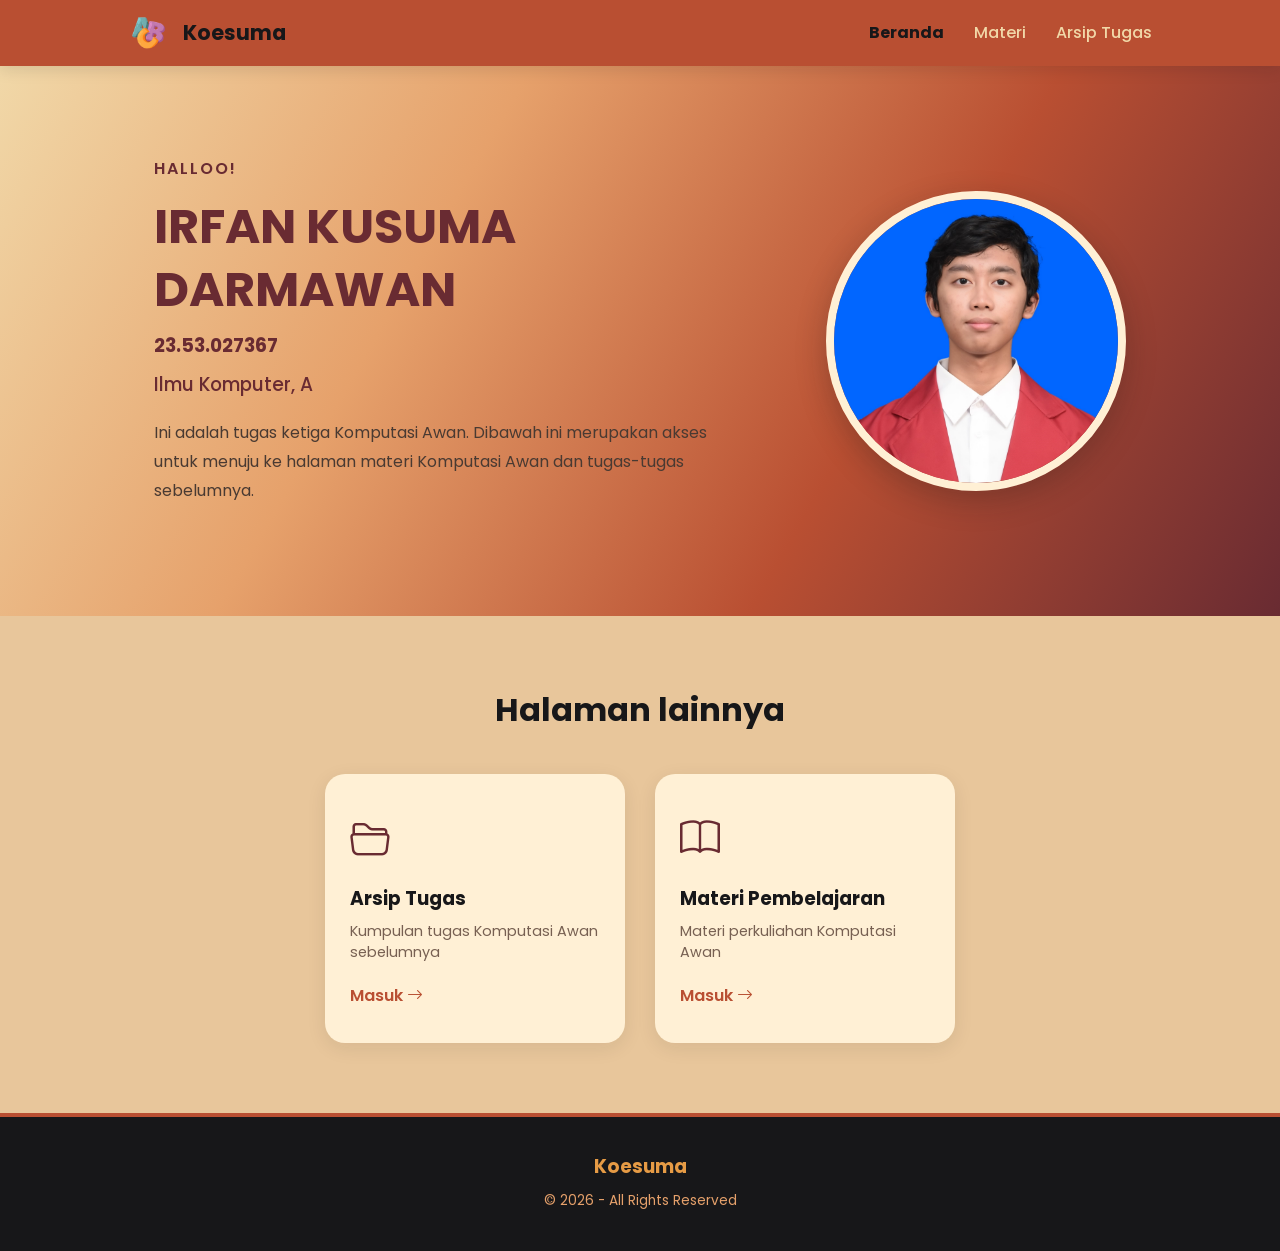
<file: index.html>
<!DOCTYPE html>
<html lang="id">

<head>
    <meta charset="UTF-8">
    <meta name="viewport" content="width=device-width, initial-scale=1.0">

    <title>Beranda</title>

    <link href="https://fonts.googleapis.com/css2?family=Poppins:wght@300;400;500;600;700;800&display=swap" rel="stylesheet">

    <link rel="stylesheet" href="https://cdn.jsdelivr.net/npm/bootstrap-icons@1.13.1/font/bootstrap-icons.min.css">

    <link rel="stylesheet" href="assets/CSS/index.css">
</head>

<body>

    <!-- NAVBAR -->
    <header>
        <a href="index.html" class="logo">
            <img src="assets/IMG/logo.png" alt="Logo">
            <span>Koesuma</span>
        </a>

        <nav class="navbar">
            <a href="index.html" class="active"><b>Beranda</b></a>
            <a href="materi.html">Materi</a>
            <a href="portofolio.html">Arsip Tugas</a>
        </nav>
    </header>

    <!-- PROFILE -->
    <section class="hero">

        <div class="hero-text">
            <p class="greeting">HALLOO!</p>

            <h1>
                <span>IRFAN KUSUMA DARMAWAN</span>
            </h1>

            <h3><b>23.53.027367</b></h3>
            <h3>Ilmu Komputer, A</h3>

            <p class="description">
                Ini adalah tugas ketiga Komputasi Awan. Dibawah ini merupakan 
                akses untuk menuju ke halaman materi Komputasi Awan dan tugas-tugas sebelumnya. 
            </p>
        </div>

        <div class="hero-image">
            <img src="assets/IMG/profile.jpg" alt="Foto Profil">
        </div>

    </section>

    <!-- HALAMAN LAINNYA -->
    <section class="pages" id="halaman">

        <h2>Halaman lainnya</h2>

        <div class="page-container">

            <a href="portofolio.html" class="page-card">
                <i class="bi bi-folder2-open"></i>
                <h3>Arsip Tugas</h3>
                <p>Kumpulan tugas Komputasi Awan sebelumnya</p>
                <span>Masuk <i class="bi bi-arrow-right"></i></span>
            </a>

            <a href="materi.html" class="page-card">
                <i class="bi bi-book"></i>
                <h3>Materi Pembelajaran</h3>
                <p>Materi perkuliahan Komputasi Awan</p>
                <span>Masuk <i class="bi bi-arrow-right"></i></span>
            </a>

        </div>

    </section>

    <!-- FOOTER -->
    <footer>
        <h3>Koesuma</h3>
        <p>© 2026 - All Rights Reserved</p>
    </footer>

</body>
</html>
</file>
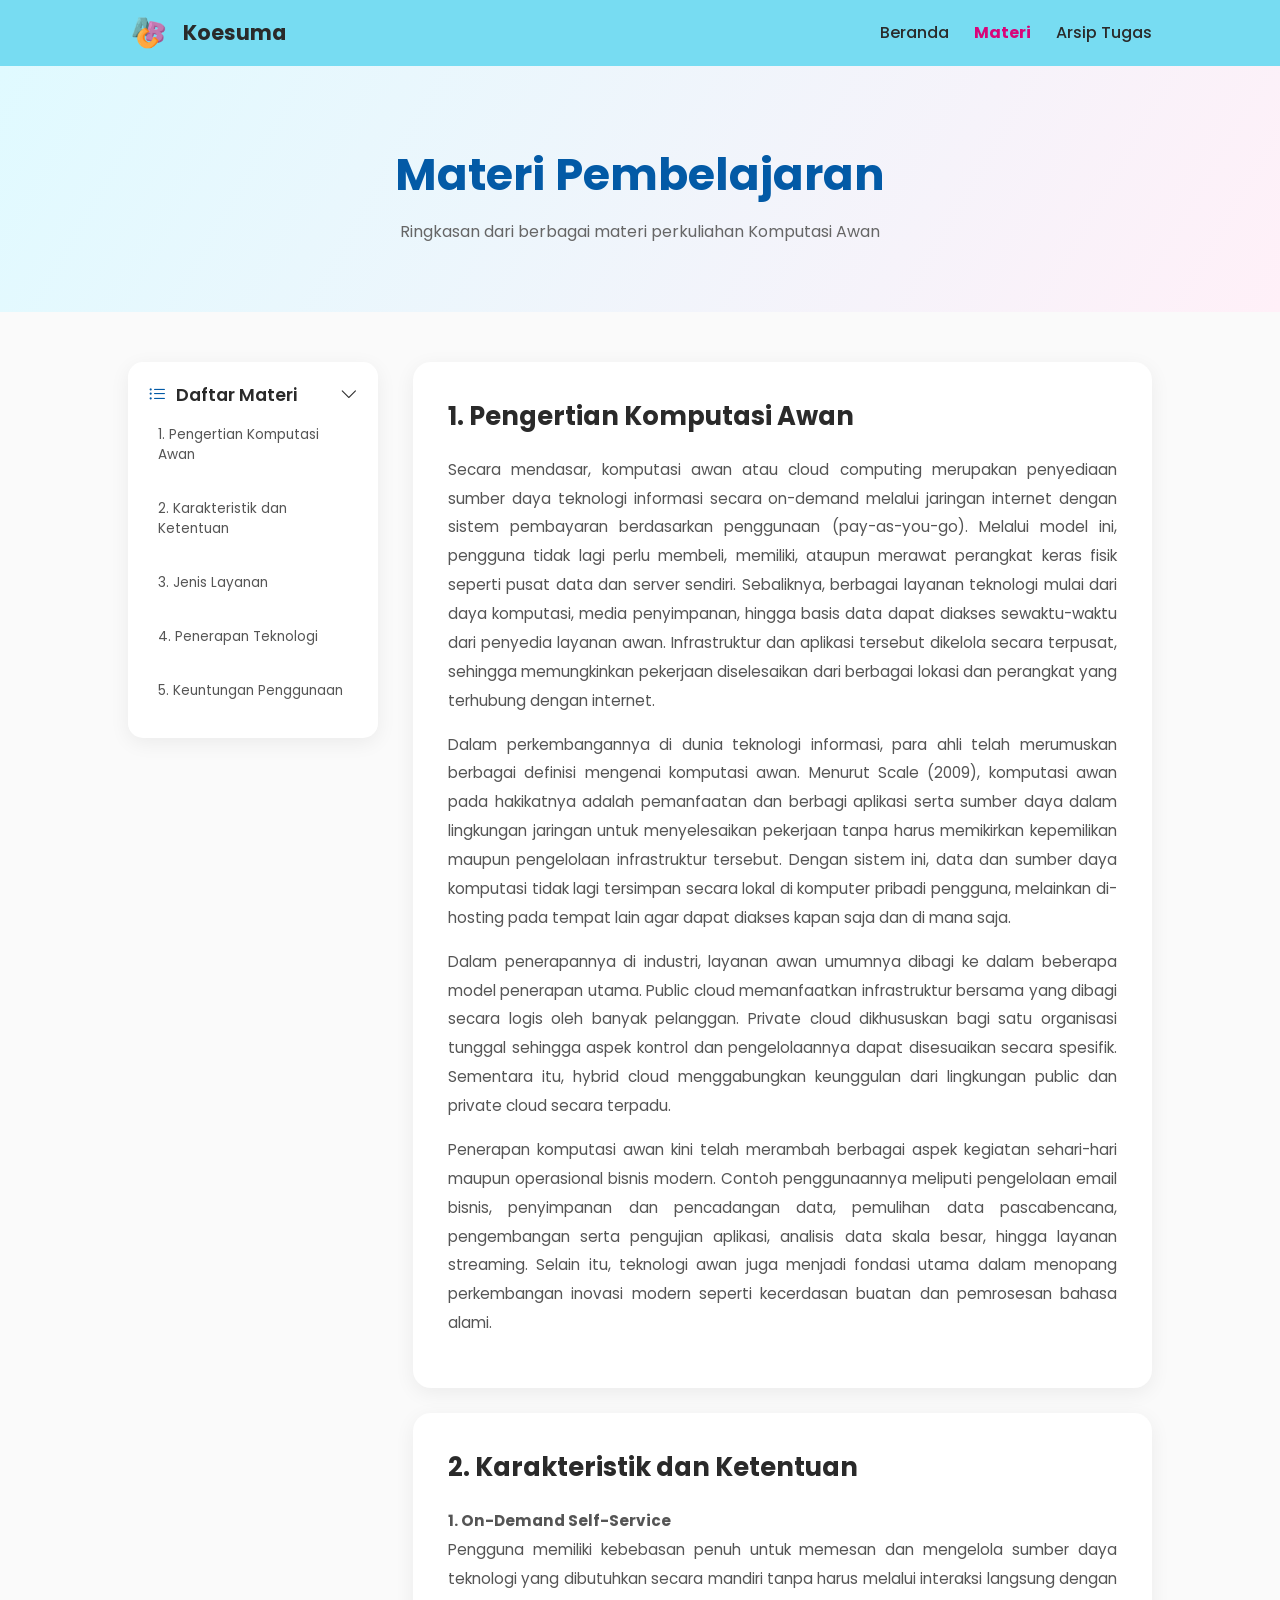
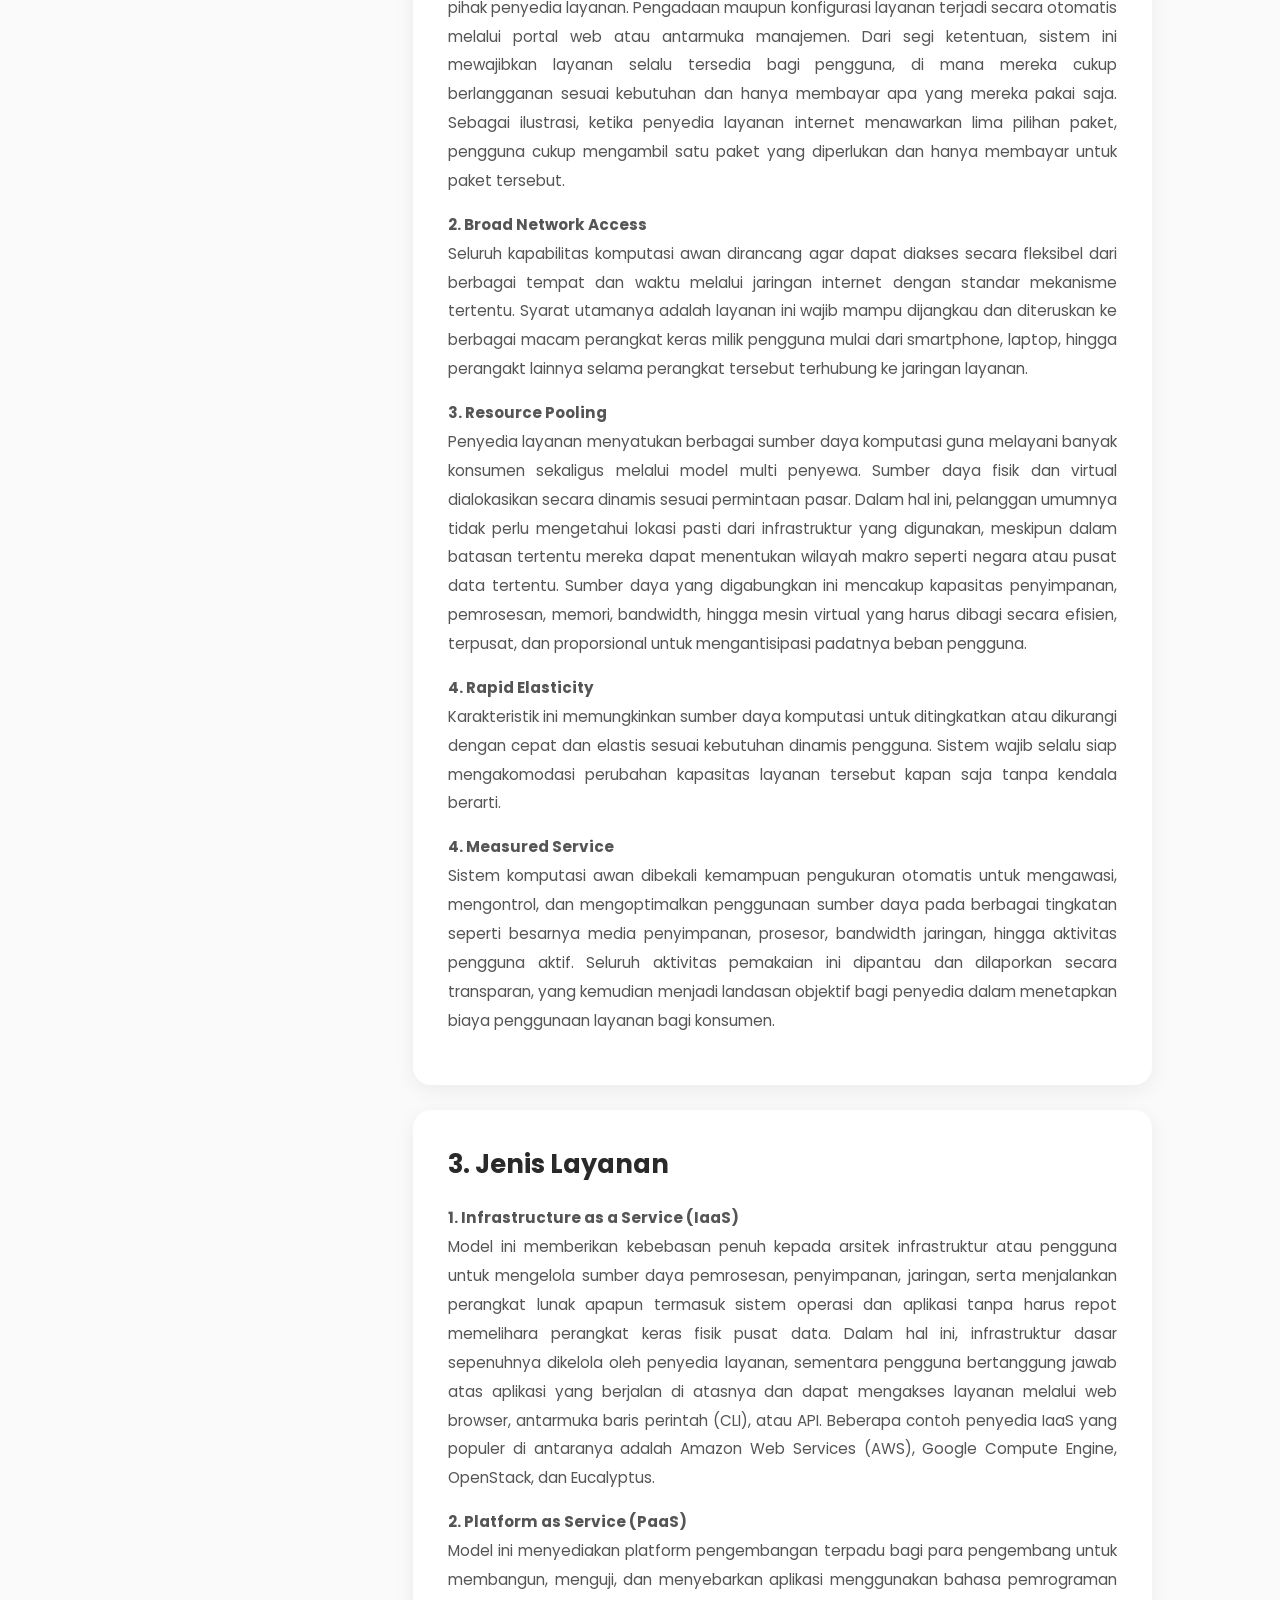
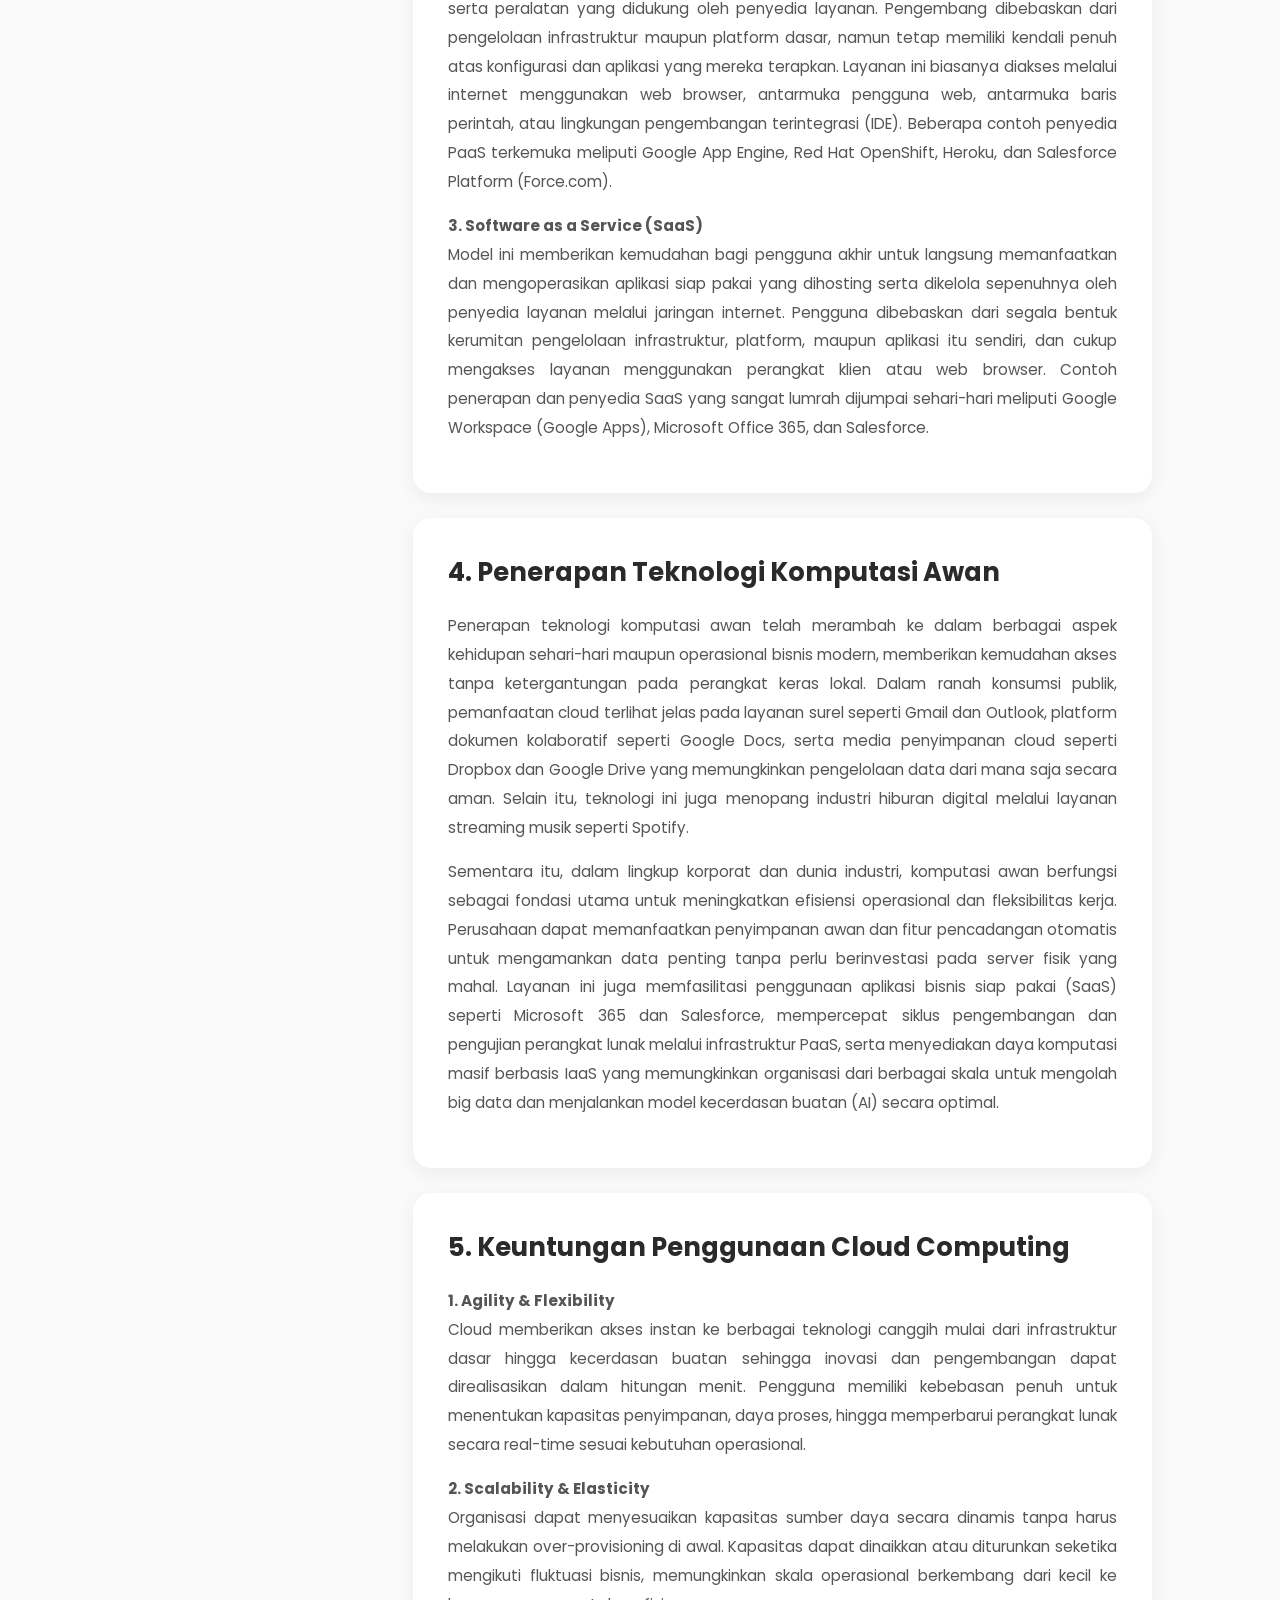
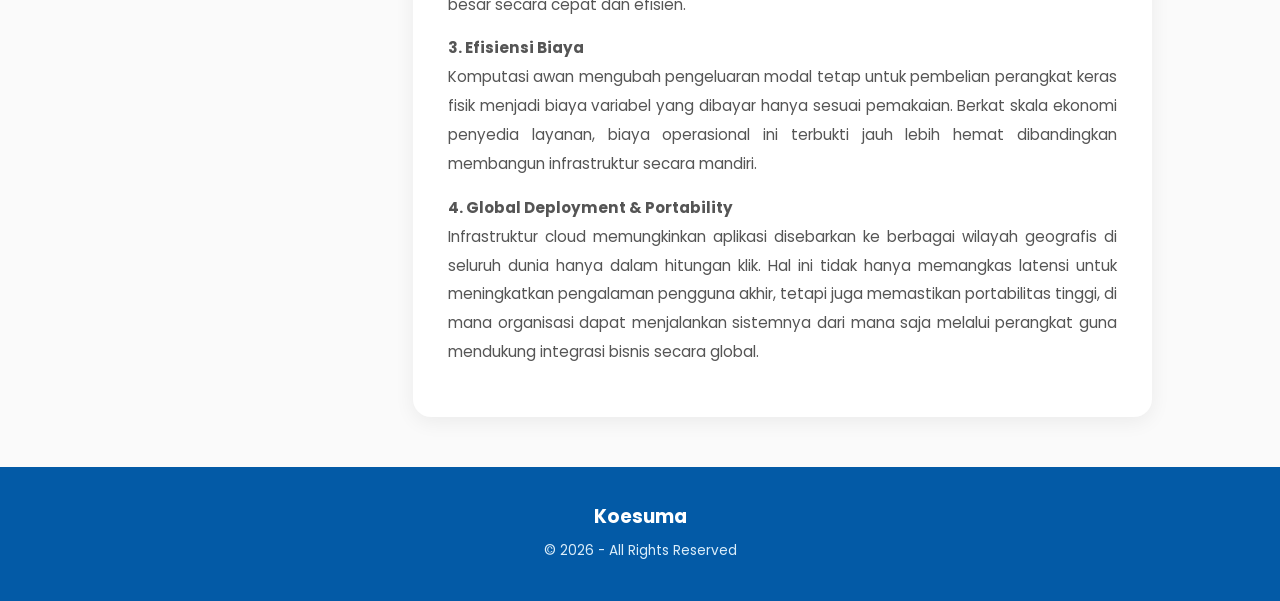
<file: materi.html>
<!DOCTYPE html>
<html lang="id">

<head>
    <meta charset="UTF-8">
    <meta name="viewport" content="width=device-width, initial-scale=1.0">

    <title>Materi</title>

    <link href="https://fonts.googleapis.com/css2?family=Poppins:wght@300;400;500;600;700;800&display=swap" rel="stylesheet">

    <link rel="stylesheet" href="https://cdn.jsdelivr.net/npm/bootstrap-icons@1.13.1/font/bootstrap-icons.min.css">

    <link rel="stylesheet" href="assets/CSS/materi.css">

    <script src="assets/JS/materi.js" defer></script>
</head>

<body>

    <!-- NAVBAR -->
    <header>
        <a href="index.html" class="logo">
            <img src="assets/IMG/logo.png" alt="Logo">
            <span>Koesuma</span>
        </a>

        <nav class="navbar">
            <a href="index.html">Beranda</a>
            <a href="materi.html"  class="active"><b>Materi</b></a>
            <a href="portofolio.html">Arsip Tugas</a>
        </nav>
        
    </header>

    <section class="materi-hero">

        <h1 style="color: #035aa6 ;">Materi Pembelajaran</h1>

        <p>
            Ringkasan dari berbagai materi perkuliahan Komputasi Awan
        </p>

    </section>

    <!-- PAGE -->
    <main class="materi-container">

        <!-- DAFTAR ISI -->
        <aside class="materi-sidebar">

            <button class="sidebar-toggle" id="sidebarToggle">
                <span>
                    <i class="bi bi-list-ul"></i>
                    Daftar Materi
                </span>

                <i class="bi bi-chevron-down arrow"></i>
            </button>

            <div class="sidebar-content" id="sidebarContent">

                <a href="#1">1. Pengertian Komputasi Awan</a>
                <a href="#2">2. Karakteristik dan Ketentuan</a>
                <a href="#3">3. Jenis Layanan</a>
                <a href="#4">4. Penerapan Teknologi</a>
                <a href="#5">5. Keuntungan Penggunaan</a>

            </div>

        </aside>

        <!-- ISI MATERI -->
        <div class="materi-content">

            <!-- MATERI 1 -->
            <article class="materi-card" id="1">

                <h2>1. Pengertian Komputasi Awan</h2>

                <p>
                    Secara mendasar, komputasi awan atau cloud computing merupakan penyediaan sumber daya teknologi informasi secara on-demand melalui jaringan internet 
                    dengan sistem pembayaran berdasarkan penggunaan (pay-as-you-go). Melalui model ini, pengguna tidak lagi perlu membeli, memiliki, ataupun merawat 
                    perangkat keras fisik seperti pusat data dan server sendiri. Sebaliknya, berbagai layanan teknologi mulai 
                    dari daya komputasi, media penyimpanan, hingga basis data dapat diakses sewaktu-waktu dari penyedia layanan awan. 
                    Infrastruktur dan aplikasi tersebut dikelola secara terpusat, sehingga memungkinkan pekerjaan diselesaikan dari berbagai lokasi dan perangkat yang terhubung dengan internet.
                </p>

                <p>
                    Dalam perkembangannya di dunia teknologi informasi, para ahli telah merumuskan berbagai definisi mengenai komputasi awan. Menurut Scale (2009), komputasi awan pada hakikatnya adalah pemanfaatan dan berbagi aplikasi serta 
                    sumber daya dalam lingkungan jaringan untuk menyelesaikan pekerjaan tanpa harus memikirkan kepemilikan maupun pengelolaan infrastruktur tersebut. Dengan sistem ini, data dan sumber daya komputasi tidak lagi tersimpan secara 
                    lokal di komputer pribadi pengguna, melainkan di-hosting pada tempat lain agar dapat diakses kapan saja dan di mana saja.
                </p>

                <p>
                    Dalam penerapannya di industri, layanan awan umumnya dibagi ke dalam beberapa model penerapan utama. Public cloud memanfaatkan infrastruktur bersama yang dibagi secara logis oleh banyak pelanggan. 
                    Private cloud dikhususkan bagi satu organisasi tunggal sehingga aspek kontrol 
                    dan pengelolaannya dapat disesuaikan secara spesifik. Sementara itu, hybrid cloud menggabungkan keunggulan dari lingkungan public dan private cloud secara terpadu.
                </p>

                <p>
                    Penerapan komputasi awan kini telah merambah berbagai aspek kegiatan sehari-hari maupun operasional bisnis modern. Contoh penggunaannya meliputi pengelolaan email bisnis, 
                    penyimpanan dan pencadangan data, pemulihan data pascabencana, pengembangan serta pengujian aplikasi, analisis data skala besar, hingga layanan streaming. 
                    Selain itu, teknologi awan juga menjadi fondasi utama dalam menopang perkembangan inovasi modern seperti kecerdasan buatan dan pemrosesan bahasa alami.
                </p>

            </article>

            <!-- MATERI 2 -->
            <article class="materi-card" id="2">

                <h2>2. Karakteristik dan Ketentuan</h2>

                <p>
                    <b>1. On-Demand Self-Service</b>
                    <br>
                    Pengguna memiliki kebebasan penuh untuk memesan dan mengelola sumber daya teknologi yang dibutuhkan secara mandiri tanpa harus melalui interaksi langsung dengan pihak penyedia layanan. 
                    Pengadaan maupun konfigurasi layanan terjadi secara otomatis melalui portal web atau antarmuka manajemen. Dari segi ketentuan, sistem ini mewajibkan layanan selalu tersedia bagi pengguna,
                    di mana mereka cukup berlangganan sesuai kebutuhan dan hanya membayar apa yang mereka pakai saja. Sebagai ilustrasi, ketika penyedia layanan internet menawarkan lima pilihan paket, 
                    pengguna cukup mengambil satu paket yang diperlukan dan hanya membayar untuk paket tersebut.
                </p>

                <p>
                    <b>2. Broad Network Access</b>
                    <br>
                    Seluruh kapabilitas komputasi awan dirancang agar dapat diakses secara fleksibel dari berbagai tempat dan waktu melalui jaringan internet dengan standar mekanisme tertentu. Syarat utamanya 
                    adalah layanan ini wajib mampu dijangkau dan diteruskan ke berbagai macam perangkat keras milik pengguna mulai dari smartphone, laptop, hingga perangakt lainnya selama perangkat tersebut terhubung ke jaringan layanan.
                </p>

                <p>
                    <b>3. Resource Pooling</b>
                    <br>
                    Penyedia layanan menyatukan berbagai sumber daya komputasi guna melayani banyak konsumen sekaligus melalui model multi penyewa. Sumber daya fisik dan virtual dialokasikan secara dinamis sesuai permintaan pasar. 
                    Dalam hal ini, pelanggan umumnya tidak perlu mengetahui lokasi pasti dari infrastruktur yang digunakan, meskipun dalam batasan tertentu mereka dapat menentukan wilayah makro seperti negara atau pusat data tertentu. 
                    Sumber daya yang digabungkan ini mencakup kapasitas penyimpanan, pemrosesan, memori, bandwidth, hingga mesin virtual yang harus dibagi secara efisien, terpusat, dan proporsional untuk mengantisipasi padatnya beban pengguna.
                </p>
                
                <p>
                    <b>4. Rapid Elasticity</b>
                    <br>
                    Karakteristik ini memungkinkan sumber daya komputasi untuk ditingkatkan atau dikurangi dengan cepat dan elastis sesuai kebutuhan dinamis pengguna. Sistem wajib selalu siap mengakomodasi perubahan kapasitas layanan tersebut kapan saja tanpa kendala berarti.
                </p>

                <p>
                    <b>4. Measured Service</b>
                    <br>
                    Sistem komputasi awan dibekali kemampuan pengukuran otomatis untuk mengawasi, mengontrol, dan mengoptimalkan penggunaan sumber daya pada berbagai tingkatan seperti besarnya media penyimpanan, prosesor, bandwidth jaringan, hingga aktivitas pengguna aktif. 
                    Seluruh aktivitas pemakaian ini dipantau dan dilaporkan secara transparan, yang kemudian menjadi landasan objektif bagi penyedia dalam menetapkan biaya penggunaan layanan bagi konsumen.    
                </p>

            </article>

            <!-- MATERI 3 -->
            <article class="materi-card" id="3">

                <h2>3. Jenis Layanan</h2>

                <p>
                    <b>1. Infrastructure as a Service (IaaS)</b>
                    <br>
                    Model ini memberikan kebebasan penuh kepada arsitek infrastruktur atau pengguna untuk mengelola sumber daya pemrosesan, penyimpanan, jaringan, serta menjalankan perangkat lunak apapun termasuk sistem operasi dan aplikasi tanpa harus repot memelihara perangkat keras fisik pusat data. 
                    Dalam hal ini, infrastruktur dasar sepenuhnya dikelola oleh penyedia layanan, sementara pengguna bertanggung jawab atas aplikasi yang berjalan di atasnya dan dapat mengakses layanan melalui web browser, antarmuka baris perintah (CLI), atau API. Beberapa contoh penyedia IaaS yang populer 
                    di antaranya adalah Amazon Web Services (AWS), Google Compute Engine, OpenStack, dan Eucalyptus.
                </p>
                
                <p>
                    <b>2. Platform as Service (PaaS)</b>
                    <br>
                    Model ini menyediakan platform pengembangan terpadu bagi para pengembang untuk membangun, menguji, dan menyebarkan aplikasi menggunakan bahasa pemrograman serta peralatan yang didukung oleh penyedia layanan. Pengembang dibebaskan dari pengelolaan infrastruktur maupun platform dasar, 
                    namun tetap memiliki kendali penuh atas konfigurasi dan aplikasi yang mereka terapkan. Layanan ini biasanya diakses melalui internet menggunakan web browser, antarmuka pengguna web, antarmuka baris perintah, atau lingkungan pengembangan terintegrasi (IDE). Beberapa contoh penyedia PaaS 
                    terkemuka meliputi Google App Engine, Red Hat OpenShift, Heroku, dan Salesforce Platform (Force.com).
                </p>
                
                <p>
                    <b>3. Software as a Service (SaaS)</b>
                    <br>
                    Model ini memberikan kemudahan bagi pengguna akhir untuk langsung memanfaatkan dan mengoperasikan aplikasi siap pakai yang dihosting serta dikelola sepenuhnya oleh penyedia layanan melalui jaringan internet. Pengguna dibebaskan dari segala bentuk kerumitan pengelolaan infrastruktur, 
                    platform, maupun aplikasi itu sendiri, dan cukup mengakses layanan menggunakan perangkat klien  atau web browser. Contoh penerapan dan penyedia SaaS yang sangat lumrah dijumpai sehari-hari meliputi Google Workspace (Google Apps), Microsoft Office 365, dan Salesforce.
                </p>
                
            </article>

            <!-- MATERI 4 -->
            <article class="materi-card" id="4">

                <h2>4. Penerapan Teknologi Komputasi Awan</h2>

                <p>
                    Penerapan teknologi komputasi awan telah merambah ke dalam berbagai aspek kehidupan sehari-hari maupun operasional bisnis modern, memberikan kemudahan akses tanpa ketergantungan pada perangkat keras lokal. Dalam ranah konsumsi publik, pemanfaatan cloud terlihat jelas pada layanan surel 
                    seperti Gmail dan Outlook, platform dokumen kolaboratif seperti Google Docs, serta media penyimpanan cloud seperti Dropbox dan Google Drive yang memungkinkan pengelolaan data dari mana saja secara aman. Selain itu, teknologi ini juga menopang industri hiburan digital melalui layanan streaming musik seperti Spotify.
                </p>

                <p>
                    Sementara itu, dalam lingkup korporat dan dunia industri, komputasi awan berfungsi sebagai fondasi utama untuk meningkatkan efisiensi operasional dan fleksibilitas kerja. Perusahaan dapat memanfaatkan penyimpanan awan dan fitur pencadangan otomatis untuk mengamankan data penting tanpa perlu berinvestasi pada server fisik yang mahal. 
                    Layanan ini juga memfasilitasi penggunaan aplikasi bisnis siap pakai (SaaS) seperti Microsoft 365 dan Salesforce, mempercepat siklus pengembangan dan pengujian perangkat lunak melalui infrastruktur PaaS, serta menyediakan daya komputasi masif berbasis IaaS yang memungkinkan organisasi dari berbagai skala untuk mengolah big data dan menjalankan model kecerdasan buatan (AI) secara optimal.
                </p>

            </article>

            <!-- MATERI 5 -->
            <article class="materi-card" id="5">

                <h2>5. Keuntungan Penggunaan Cloud Computing</h2>

                <p>
                    <b>1. Agility & Flexibility</b>
                    <br>
                    Cloud memberikan akses instan ke berbagai teknologi canggih mulai dari infrastruktur dasar hingga kecerdasan buatan sehingga inovasi dan pengembangan dapat direalisasikan dalam hitungan menit. 
                    Pengguna memiliki kebebasan penuh untuk menentukan kapasitas penyimpanan, daya proses, hingga memperbarui perangkat lunak secara real-time sesuai kebutuhan operasional.
                </p>

                <p>
                    <b>2. Scalability & Elasticity</b>
                    <br>
                    Organisasi dapat menyesuaikan kapasitas sumber daya secara dinamis tanpa harus melakukan over-provisioning di awal. Kapasitas dapat dinaikkan atau diturunkan seketika 
                    mengikuti fluktuasi bisnis, memungkinkan skala operasional berkembang dari kecil ke besar secara cepat dan efisien.
                </p>

                <p>
                    <b>3. Efisiensi Biaya</b>
                    <br>
                    Komputasi awan mengubah pengeluaran modal tetap untuk pembelian perangkat keras fisik menjadi biaya variabel yang dibayar hanya sesuai pemakaian. Berkat skala ekonomi penyedia layanan, 
                    biaya operasional ini terbukti jauh lebih hemat dibandingkan membangun infrastruktur secara mandiri.
                </p>

                <p>
                    <b>4. Global Deployment & Portability</b>
                    <br>
                    Infrastruktur cloud memungkinkan aplikasi disebarkan ke berbagai wilayah geografis di seluruh dunia hanya dalam hitungan klik. Hal ini tidak hanya memangkas latensi untuk meningkatkan 
                    pengalaman pengguna akhir, tetapi juga memastikan portabilitas tinggi, di mana organisasi dapat menjalankan sistemnya dari mana saja melalui perangkat guna mendukung integrasi bisnis secara global.
                </p>

            </article>

        </div>

    </main>

    <!-- FOOTER -->
    <footer>
        <h3>Koesuma</h3>
        <p>© 2026 - All Rights Reserved</p>
    </footer>

</body>
</html>
</file>
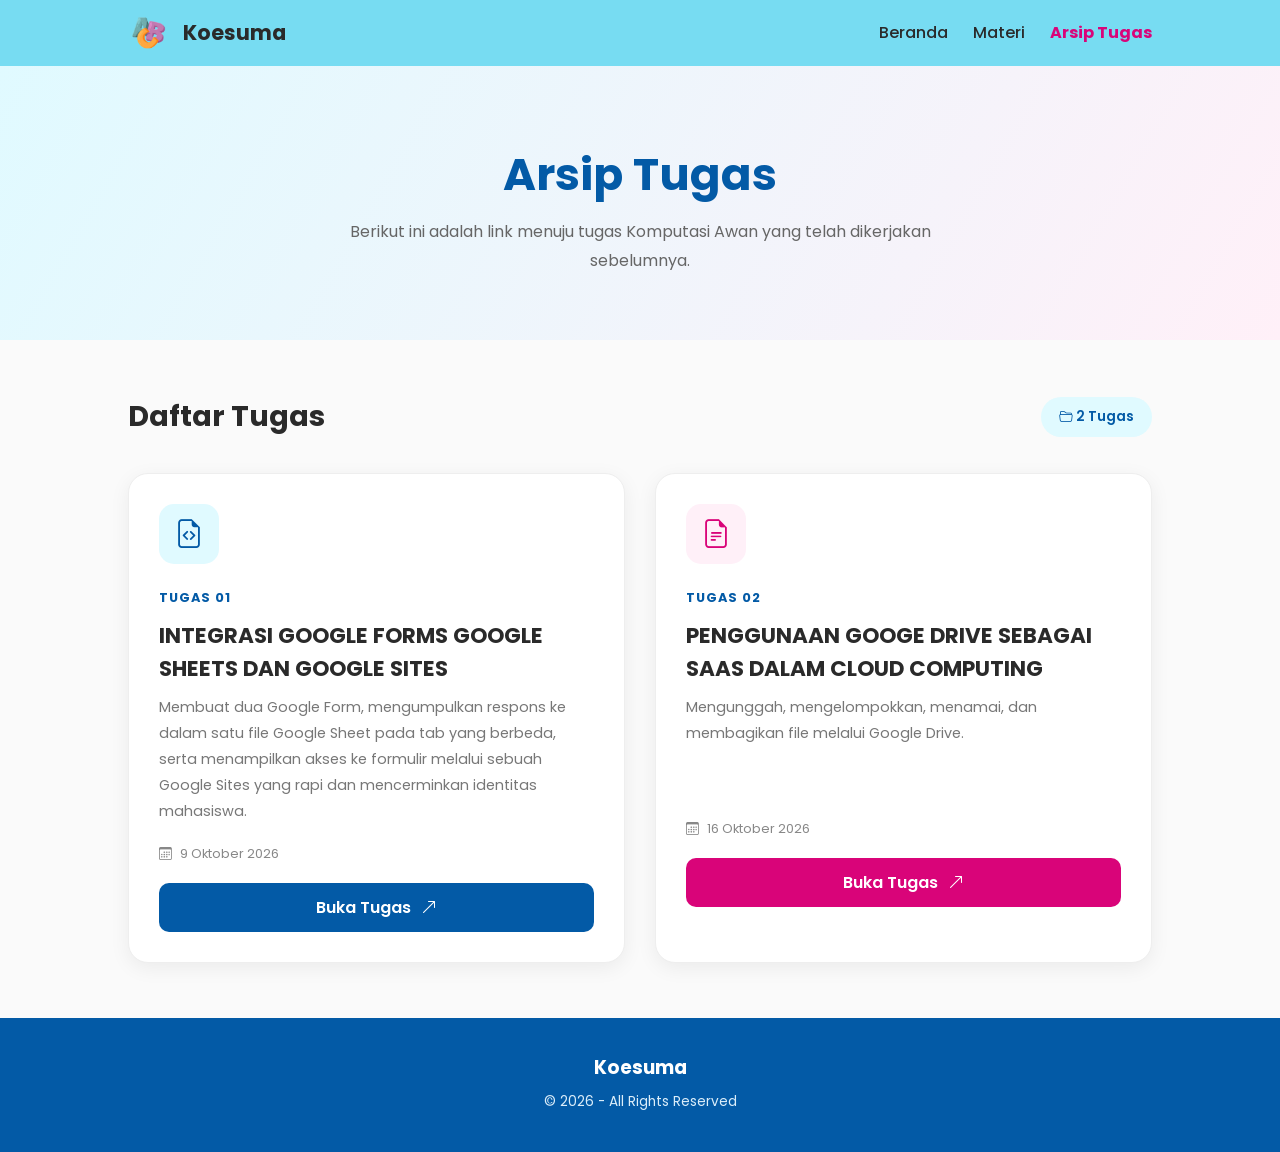
<file: portofolio.html>
<!DOCTYPE html>
<html lang="id">

<head>
    <meta charset="UTF-8">
    <meta name="viewport" content="width=device-width, initial-scale=1.0">

    <title>Arsip Tugas</title>

    <link href="https://fonts.googleapis.com/css2?family=Poppins:wght@300;400;500;600;700;800&display=swap" rel="stylesheet">

    <link rel="stylesheet" href="https://cdn.jsdelivr.net/npm/bootstrap-icons@1.13.1/font/bootstrap-icons.min.css">

    <link rel="stylesheet" href="assets/CSS/portofolio.css">
</head>

<body>

    <!-- NAVBAR -->
    <header>

        <a href="index.html" class="logo">
            <img src="assets/IMG/logo.png" alt="Logo">
            <span>Koesuma</span>
        </a>

        <nav class="navbar">
            <a href="index.html">Beranda</a>
            <a href="materi.html" >Materi</a>
            <a href="portofolio.html" class="active"><b>Arsip Tugas</b></a>
        </nav>

    </header>

    <section class="archive-hero">

        <h1 style="color: #035aa6 ;">Arsip Tugas</h1>

        <p>
            Berikut ini adalah link menuju tugas Komputasi Awan yang telah dikerjakan sebelumnya.
        </p>

    </section>

    <!-- TUGAS -->
    <main class="archive-container">

        <div class="archive-heading">
            <div>
                <h2>Daftar Tugas</h2>
            </div>

            <span class="task-count">
                <i class="bi bi-folder2-open"></i>
                2 Tugas
            </span>
        </div>

        <div class="task-grid">

            <!-- TUGAS 1 -->
            <article class="task-card">

                <div class="task-icon">
                    <i class="bi bi-file-earmark-code"></i>
                </div>

                <span class="task-number">TUGAS 01</span>

                <h3 style="text-transform: uppercase;"> Integrasi Google Forms Google Sheets dan Google Sites</h3>

                <p>
                    Membuat dua Google Form, mengumpulkan respons ke dalam satu file
                    Google Sheet pada tab yang berbeda, serta menampilkan akses ke formulir melalui sebuah Google Sites yang
                    rapi dan mencerminkan identitas mahasiswa.
                </p>

                <div class="task-info">
                    <span>
                        <i class="bi bi-calendar3"></i>
                        9 Oktober 2026
                    </span>
                </div>

                <a href="https://sites.google.com/view/tugas-komputasi-awan-1/home"
                   class="task-button"
                   target="_blank"
                   rel="noopener noreferrer">
                    Buka Tugas
                    <i class="bi bi-arrow-up-right"></i>
                </a>

            </article>

            <!-- TUGAS 2 -->
            <article class="task-card">

                <div class="task-icon pink">
                    <i class="bi bi-file-earmark-text"></i>
                </div>

                <span class="task-number">TUGAS 02</span>

                <h3 style="text-transform: uppercase;">Penggunaan Googe Drive sebagai SaaS dalam Cloud Computing</h3>

                <p>
                    Mengunggah, mengelompokkan, menamai, dan membagikan file melalui Google Drive.
                    
                </p>
                <br><br>
                <div class="task-info">
                    <span>
                        <i class="bi bi-calendar3"></i>
                        16 Oktober 2026
                    </span>
                </div>

                <a href="https://drive.google.com/drive/folders/1txTUhv2YfYFkUV8qvyL3n1GZ-1YVkhDn?usp=sharing"
                   class="task-button pink-button"
                   target="_blank"
                   rel="noopener noreferrer">
                    Buka Tugas
                    <i class="bi bi-arrow-up-right"></i>
                </a>

            </article>

        </div>

    </main>

    <!-- FOOTER -->
    <footer>

        <h3>Koesuma</h3>
        <p>© 2026 - All Rights Reserved</p>

    </footer>

</body>
</html>
</file>
<file: assets/CSS/index.css>
:root {
    --primary: #B94F32;
    --secondary: #692B32;
    --pink: #E69B45;
    --dark: #171719;
    --light: #F1D8A8;

    --accent: #D77A3E;
    --surface: #FFF0D5;
    --muted: #776052;
}

* {
    margin: 0;
    padding: 0;
    box-sizing: border-box;
    font-family: "Poppins", sans-serif;
    text-decoration: none;
    scroll-behavior: smooth;
}

body {
    background: var(--light);
    color: var(--dark);
}

/* NAVBAR */

header {
    width: 100%;
    padding: 15px 10%;
    background: var(--primary);
    display: flex;
    align-items: center;
    justify-content: space-between;
    position: sticky;
    top: 0;
    z-index: 1000;
    box-shadow: 0 3px 15px #17171920;
}

.logo {
    display: flex;
    align-items: center;
    gap: 10px;
    color: var(--dark);
    font-size: 1.3rem;
    font-weight: 700;
}

.logo img {
    width: 45px;
}

nav {
    display: flex;
    gap: 30px;
}

nav a {
    color: var(--light);
    font-weight: 500;
    transition: 0.3s;
}

nav a:hover,
nav a.active {
    color: #171719;
}

/* HERO */

.hero {
    min-height: 550px;
    padding: 70px 12%;
    display: flex;
    align-items: center;
    justify-content: space-between;
    gap: 40px;
    background: linear-gradient(
        120deg,
        #F1D8A8,
        #E6A16B,
        #B94F32,
        #692B32
    );
}

.hero-text {
    max-width: 600px;
}

.greeting {
    color: var(--secondary);
    font-weight: 600;
    letter-spacing: 2px;
    margin-bottom: 15px;
}

.hero h1 {
    font-size: 3rem;
    line-height: 1.3;
    color: var(--dark);
}

.hero h1 span {
    color: #692B32;
}

.hero h3 {
    font-weight: 500;
    margin: 10px 0;
    color: var(--secondary);
}

.description {
    line-height: 1.8;
    margin: 20px 0;
    color: #493A32;
}

.hero-button {
    display: inline-block;
    background: var(--secondary);
    color: var(--light);
    padding: 12px 25px;
    border-radius: 30px;
    transition: 0.3s;
}

.hero-button:hover {
    background: var(--pink);
    color: var(--dark);
    transform: translateY(-3px);
}

.hero-image {
    width: 300px;
    height: 300px;
    flex-shrink: 0;
    border-radius: 50%;
    overflow: hidden;
    border: 8px solid var(--surface);
    box-shadow: 0 10px 30px #17171940;
}

.hero-image img {
    width: 100%;
    height: 100%;
    object-fit: cover;
}

/* ABOUT */

.about {
    padding: 70px 12%;
    text-align: center;
    background: var(--light);
}

.about h2,
.pages h2 {
    font-size: 2rem;
    margin-bottom: 15px;
    color: var(--dark);
}

.about > p {
    max-width: 650px;
    margin: auto;
    line-height: 1.8;
    color: var(--muted);
}

.about-info {
    display: flex;
    justify-content: center;
    gap: 25px;
    margin-top: 40px;
    flex-wrap: wrap;
}

.info-box {
    width: 200px;
    padding: 25px;
    background: var(--surface);
    border-radius: 15px;
    box-shadow: 0 5px 20px #17171915;
    transition: 0.3s;
}

.info-box:hover {
    transform: translateY(-5px);
    box-shadow: 0 10px 25px #17171925;
}

.info-box i {
    font-size: 2rem;
    color: var(--accent);
}

.info-box h4 {
    margin: 10px 0 5px;
    color: var(--secondary);
}

/* PAGES */

.pages {
    padding: 70px 12%;
    text-align: center;
    background: #E8C69B;
}

.pages > p {
    color: #776052;
}

.page-container {
    display: flex;
    justify-content: center;
    gap: 30px;
    margin-top: 40px;
    flex-wrap: wrap;
}

.page-card {
    width: 300px;
    padding: 35px 25px;
    background: var(--surface);
    border-radius: 20px;
    color: var(--dark);
    box-shadow: 0 5px 20px #17171915;
    transition: 0.3s;
    text-align: left;
}

.page-card:hover {
    transform: translateY(-8px);
    box-shadow: 0 12px 30px #17171930;
}

.page-card > i {
    font-size: 2.5rem;
    color: var(--secondary);
}

.page-card h3 {
    margin: 15px 0 8px;
    color: var(--dark);
}

.page-card p {
    color: var(--muted);
    font-size: 0.9rem;
    margin-bottom: 20px;
}

.page-card span {
    color: var(--primary);
    font-weight: 600;
}

/* FOOTER */

footer {
    background: var(--dark);
    color: var(--light);
    text-align: center;
    padding: 35px 15px;
    border-top: 4px solid var(--primary);
}

footer h3 {
    margin-bottom: 10px;
    color: var(--pink);
}

footer p {
    font-size: 0.85rem;
    margin: 5px;
    color: #E6A16B;
}

/* RESPONSIVE */

@media (max-width: 768px) {

    header {
        padding: 15px 5%;
        flex-direction: column;
        gap: 15px;
    }

    nav {
        gap: 20px;
        flex-wrap: wrap;
        justify-content: center;
    }

    nav a {
        font-size: 0.85rem;
    }

    .hero {
        flex-direction: column-reverse;
        text-align: center;
        padding: 50px 7%;
    }

    .hero h1 {
        font-size: 2rem;
    }

    .hero-image {
        width: 220px;
        height: 220px;
    }

    .about,
    .pages {
        padding: 50px 7%;
    }

    .about h2,
    .pages h2 {
        font-size: 1.6rem;
    }

    .info-box {
        width: 100%;
    }

    .page-card {
        width: 100%;
    }
}
</file>
<file: assets/CSS/materi.css>
:root {
    --primary: #77dcf2;
    --secondary: #035aa6;
    --pink: #ff60b0;
    --dark: #2a2a2a;
    --light: #fafafa;
}

* {
    margin: 0;
    padding: 0;
    box-sizing: border-box;
    font-family: "Poppins", sans-serif;
}

html {
    scroll-behavior: smooth;
    scroll-padding-top: 100px;
}

body {
    background: var(--light);
    color: var(--dark);
}

/* NAVBAR */

header {
    width: 100%;
    padding: 15px 10%;
    background: var(--primary);
    display: flex;
    align-items: center;
    justify-content: space-between;
    position: sticky;
    top: 0;
    z-index: 1000;
}

.logo {
    display: flex;
    align-items: center;
    gap: 10px;
    color: var(--dark);
    font-size: 1.3rem;
    font-weight: 700;
    text-decoration: none;
}

.logo img {
    width: 45px;
}

.navbar {
    display: flex;
    align-items: center;
    gap: 25px;
}

.navbar a {
    color: var(--dark);
    text-decoration: none;
    font-weight: 500;
    transition: 0.3s;
}

.navbar a:hover,
.navbar a.active {
    color: #d90479;
}

/* HERO */

.materi-hero {
    text-align: center;
    padding: 65px 20px;
    background: linear-gradient(120deg, #e0faff, #fff0f8);
}

.subtitle {
    color: var(--secondary);
    font-weight: 700;
    letter-spacing: 3px;
    font-size: 0.85rem;
}

.materi-hero h1 {
    font-size: 2.8rem;
    margin: 10px 0;
}

.materi-hero p:last-child {
    max-width: 650px;
    margin: auto;
    color: #666;
    line-height: 1.8;
}

/* MAIN CONTAINER */

.materi-container {
    display: grid;
    grid-template-columns: 250px 1fr;
    gap: 35px;
    padding: 50px 10%;
    align-items: start;
}

/* SIDEBAR */

.materi-sidebar {
    background: white;
    padding: 25px;
    border-radius: 15px;
    box-shadow: 0 5px 20px #00000010;
    position: sticky;
    top: 110px;
}

.materi-sidebar h3 {
    margin-bottom: 20px;
    font-size: 1.1rem;
}

.materi-sidebar h3 i {
    color: var(--secondary);
    margin-right: 5px;
}

.materi-sidebar a {
    display: block;
    padding: 12px 10px;
    margin-bottom: 5px;
    border-radius: 8px;
    color: #555;
    font-size: 0.85rem;
    text-decoration: none;
    transition: 0.3s;
}

.materi-sidebar a:hover {
    background: #eafaff;
    color: var(--secondary);
    transform: translateX(5px);
}

/* MATERI CONTENT */

.materi-content {
    display: flex;
    flex-direction: column;
    gap: 25px;
}

.materi-card {
    background: white;
    padding: 35px;
    border-radius: 18px;
    box-shadow: 0 5px 20px #00000010;
    scroll-margin-top: 100px;
}

.bab-number {
    display: inline-block;
    background: #e0faff;
    color: var(--secondary);
    padding: 6px 15px;
    border-radius: 20px;
    font-size: 0.8rem;
    font-weight: 700;
    margin-bottom: 15px;
}

.materi-card h2 {
    font-size: 1.6rem;
    margin-bottom: 20px;
}

.materi-card > p {
    color: #555;
    font-size: 0.95rem;
    line-height: 1.9;
    margin-bottom: 15px;
    text-align: justify;
}

/* CATATAN */

.materi-note {
    display: flex;
    align-items: flex-start;
    gap: 15px;
    background: #eafaff;
    border-left: 4px solid var(--secondary);
    padding: 20px;
    border-radius: 10px;
    margin-top: 25px;
}

.materi-note > i {
    color: var(--secondary);
    font-size: 1.5rem;
}

.materi-note h4 {
    margin-bottom: 5px;
    color: var(--secondary);
}

.materi-note p {
    color: #555;
    font-size: 0.9rem;
    line-height: 1.7;
}

/* FOOTER */

footer {
    background: var(--secondary);
    color: white;
    text-align: center;
    padding: 35px 15px;
}

footer h3 {
    margin-bottom: 10px;
}

footer p {
    font-size: 0.85rem;
    color: #dceefa;
    margin: 5px;
}

/* RESPONSIVE */

@media (max-width: 900px) {

    header {
        padding: 15px 5%;
    }

    .materi-container {
        grid-template-columns: 1fr;
        padding: 35px 5%;
    }

    .materi-sidebar {
        position: static;
    }

}

@media (max-width: 600px) {

    header {
        flex-direction: column;
        gap: 15px;
    }

    .navbar {
        gap: 15px;
        flex-wrap: wrap;
        justify-content: center;
    }

    .navbar a {
        font-size: 0.8rem;
    }

    .materi-hero {
        padding: 45px 15px;
    }

    .materi-hero h1 {
        font-size: 2rem;
    }

    .materi-container {
        padding: 25px 5%;
    }

    .materi-card {
        padding: 25px 20px;
    }

    .materi-card h2 {
        font-size: 1.3rem;
    }

    .materi-card > p {
        font-size: 0.88rem;
    }

}


/* SIDEBAR DROPDOWN */

.materi-sidebar {
    background: white;
    padding: 20px;
    border-radius: 15px;
    box-shadow: 0 5px 20px #00000010;
    position: sticky;
    top: 110px;
}

.sidebar-toggle {
    width: 100%;
    display: flex;
    justify-content: space-between;
    align-items: center;
    border: none;
    background: transparent;
    cursor: pointer;
    font-size: 1.1rem;
    font-weight: 600;
    color: var(--dark);
}

.sidebar-toggle span {
    display: flex;
    align-items: center;
    gap: 10px;
}

.sidebar-toggle span i {
    color: var(--secondary);
}

.sidebar-toggle .arrow {
    transition: transform 0.3s ease;
}

/* ISI DROPDOWN */

.sidebar-content {
    display: grid;
    grid-template-rows: 1fr;
    transition: grid-template-rows 0.3s ease;
}

.sidebar-content a {
    display: block;
    padding: 12px 10px;
    margin-top: 5px;
    border-radius: 8px;
    color: #555;
    font-size: 0.85rem;
    text-decoration: none;
    transition: 0.3s;
}

.sidebar-content a:hover {
    background: #eafaff;
    color: var(--secondary);
    transform: translateX(5px);
}

/* KONDISI TERTUTUP */

.materi-sidebar.closed .sidebar-content {
    display: none;
}

.materi-sidebar.closed .arrow {
    transform: rotate(-90deg);
}
</file>
<file: assets/CSS/portofolio.css>
:root {
    --primary: #77dcf2;
    --secondary: #035aa6;
    --pink: #ff60b0;
    --dark: #2a2a2a;
    --light: #fafafa;
}

* {
    margin: 0;
    padding: 0;
    box-sizing: border-box;
    font-family: "Poppins", sans-serif;
}

body {
    background: var(--light);
    color: var(--dark);
}

/* NAVBAR */

header {
    width: 100%;
    padding: 15px 10%;
    background: var(--primary);
    display: flex;
    align-items: center;
    justify-content: space-between;
    position: sticky;
    top: 0;
    z-index: 1000;
}

.logo {
    display: flex;
    align-items: center;
    gap: 10px;
    color: var(--dark);
    font-size: 1.3rem;
    font-weight: 700;
    text-decoration: none;
}

.logo img {
    width: 45px;
}

.navbar {
    display: flex;
    align-items: center;
    gap: 25px;
}

.navbar a {
    color: var(--dark);
    text-decoration: none;
    font-weight: 500;
    transition: 0.3s;
}

.navbar a:hover,
.navbar a.active {
    color: #d90479;
}

/* HERO */

.archive-hero {
    text-align: center;
    padding: 65px 20px;
    background: linear-gradient(120deg, #e0faff, #fff0f8);
}

.subtitle {
    color: var(--secondary);
    font-size: 0.85rem;
    font-weight: 700;
    letter-spacing: 3px;
}

.archive-hero h1 {
    font-size: 2.8rem;
    margin: 10px 0;
}

.archive-hero p:last-child {
    max-width: 600px;
    margin: auto;
    color: #666;
    line-height: 1.8;
}

/* MAIN CONTAINER */

.archive-container {
    padding: 55px 10%;
}

/* HEADING */

.archive-heading {
    display: flex;
    justify-content: space-between;
    align-items: center;
    gap: 15px;
    margin-bottom: 35px;
}

.archive-heading h2 {
    font-size: 1.8rem;
}

.archive-heading p {
    color: #777;
    font-size: 0.9rem;
    margin-top: 5px;
}

.task-count {
    background: #e0faff;
    color: var(--secondary);
    padding: 10px 18px;
    border-radius: 30px;
    font-size: 0.85rem;
    font-weight: 600;
    white-space: nowrap;
}

/* TASK GRID */

.task-grid {
    display: grid;
    grid-template-columns: repeat(2, 1fr);
    gap: 30px;
}

/* TASK CARD */

.task-card {
    background: white;
    padding: 30px;
    border-radius: 20px;
    box-shadow: 0 5px 20px #00000010;
    transition: 0.3s ease;
    border: 1px solid #eeeeee;
}

.task-card:hover {
    transform: translateY(-7px);
    box-shadow: 0 12px 30px #00000015;
}

.task-icon {
    width: 60px;
    height: 60px;
    background: #e0faff;
    color: var(--secondary);
    display: flex;
    justify-content: center;
    align-items: center;
    border-radius: 15px;
    font-size: 1.8rem;
    margin-bottom: 20px;
}

.task-icon.pink {
    background: #fff0f8;
    color: #d90479;
}

.task-number {
    color: var(--secondary);
    font-size: 0.8rem;
    font-weight: 700;
    letter-spacing: 1px;
}

.task-card h3 {
    font-size: 1.35rem;
    margin: 10px 0;
}

.task-card > p {
    color: #777;
    font-size: 0.9rem;
    line-height: 1.8;
    min-height: 55px;
}

/* TASK INFO */

.task-info {
    margin: 20px 0;
    color: #888;
    font-size: 0.8rem;
}

.task-info i {
    margin-right: 5px;
}

/* BUTTON */

.task-button {
    display: flex;
    align-items: center;
    justify-content: center;
    gap: 10px;
    background: var(--secondary);
    color: white;
    padding: 12px;
    border-radius: 10px;
    text-decoration: none;
    font-weight: 600;
    transition: 0.3s;
}

.task-button:hover {
    background: #048abf;
    color: white;
}

.pink-button {
    background: #d90479;
}

.pink-button:hover {
    background: #ff60b0;
}

/* NOTE */

.archive-note {
    display: flex;
    align-items: center;
    gap: 15px;
    padding: 20px;
    margin-top: 40px;
    background: #eafaff;
    border-radius: 12px;
    color: var(--secondary);
}

.archive-note i {
    font-size: 1.4rem;
}

.archive-note p {
    font-size: 0.9rem;
    color: #555;
    line-height: 1.7;
}

/* FOOTER */

footer {
    background: var(--secondary);
    color: white;
    text-align: center;
    padding: 35px 15px;
}

footer h3 {
    margin-bottom: 10px;
}

footer p {
    font-size: 0.85rem;
    color: #dceefa;
    margin: 5px;
}

/* RESPONSIVE */

@media (max-width: 900px) {

    header {
        padding: 15px 5%;
    }

    .archive-container {
        padding: 45px 5%;
    }

    .task-grid {
        gap: 20px;
    }

}

@media (max-width: 600px) {

    header {
        flex-direction: column;
        gap: 15px;
    }

    .navbar {
        gap: 15px;
        flex-wrap: wrap;
        justify-content: center;
    }

    .navbar a {
        font-size: 0.8rem;
    }

    .archive-hero {
        padding: 45px 15px;
    }

    .archive-hero h1 {
        font-size: 2rem;
    }

    .archive-container {
        padding: 35px 6%;
    }

    .archive-heading {
        align-items: flex-start;
        flex-direction: column;
    }

    .task-grid {
        grid-template-columns: 1fr;
    }

    .task-card {
        padding: 25px;
    }

}
</file>
